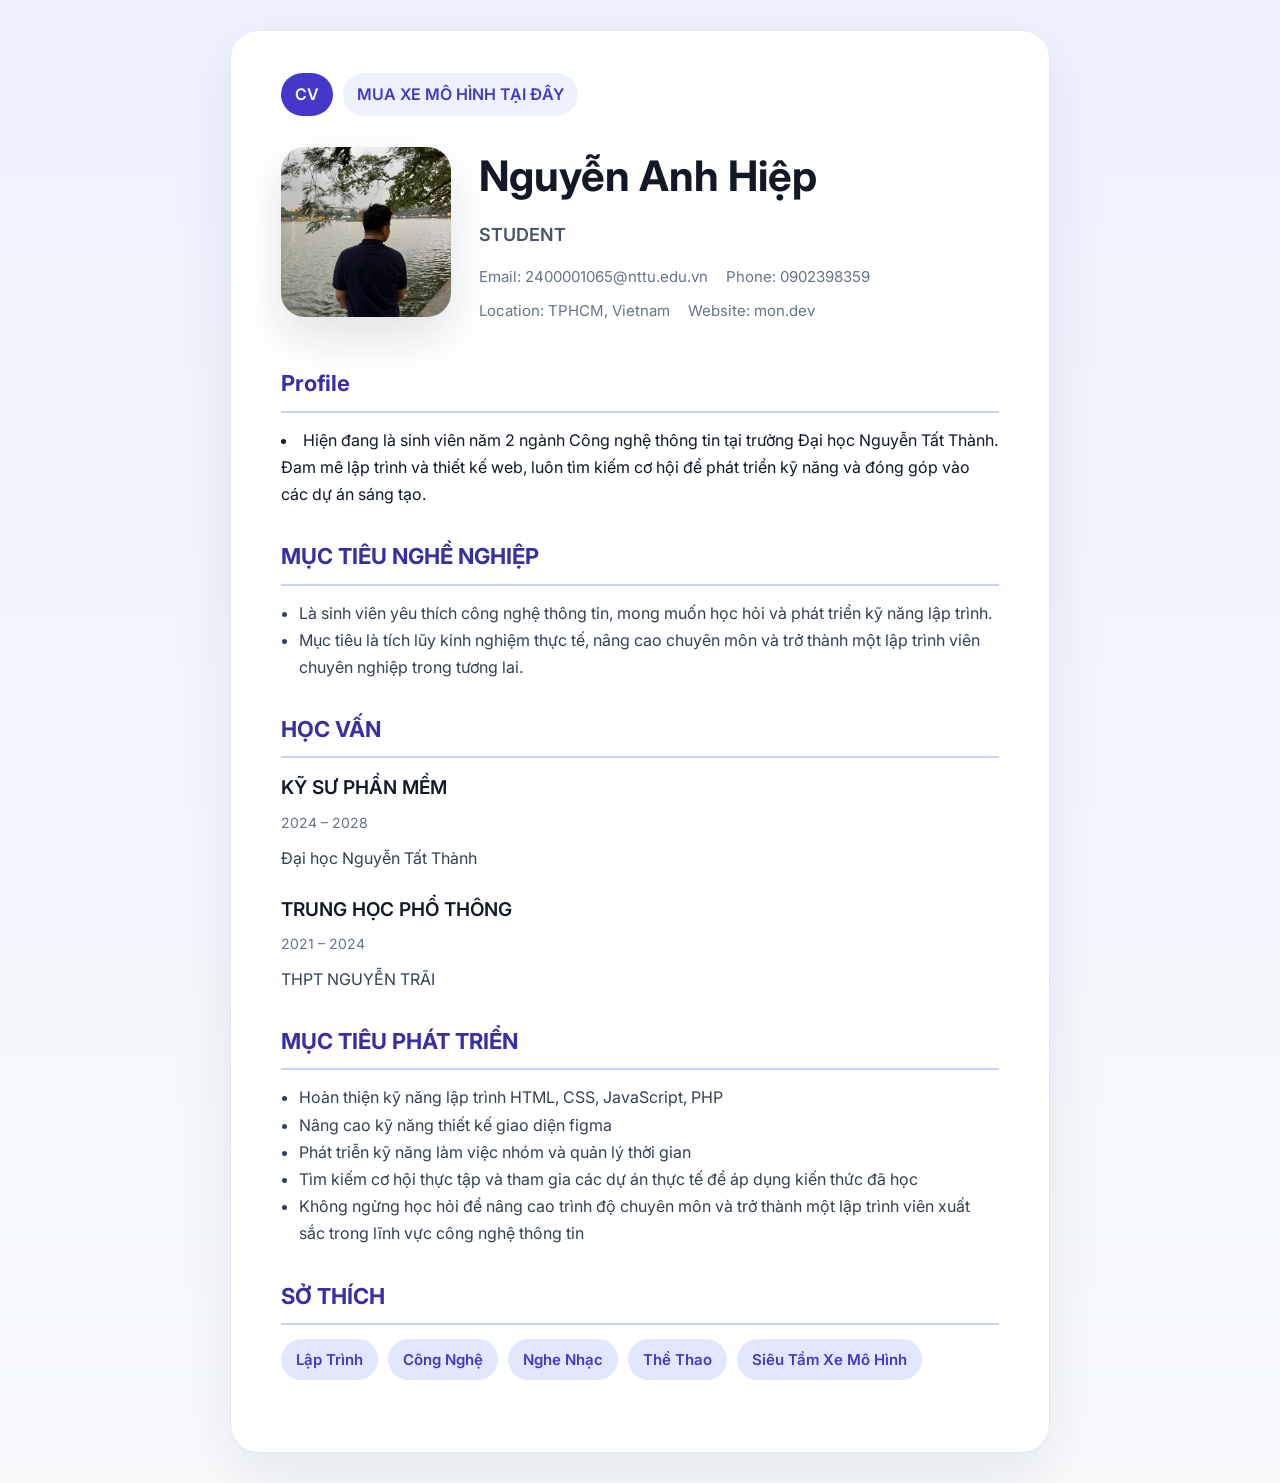
<file: index.html>
<!DOCTYPE html>
<html lang="en">
  <head>
    <meta charset="UTF-8" />
    <meta name="viewport" content="width=device-width, initial-scale=1" />
    <!-- nối file CSS để tạo trang CV -->
    <link rel="stylesheet" href="public/style.css" />
    <title>Resume</title>
  </head>
  <body>
    <!-- Khung bố cục chính của  CV -->
    <div class="resume">
      <!-- Thanh điều hướng giữa các trang trong website -->
      <nav class="page-nav">
        <a href="index.html" class="active">CV</a>
        <a href="muaxe.html">MUA XE MÔ HÌNH TẠI ĐÂY</a>
      </nav>

      <!-- Lưới nội dung chính chứa phần CV -->
      <div class="resume-grid">
        <div class="content">
          <!-- Phần tiêu đề gồm ảnh đại diện và thông tin liên hệ -->
          <header class="header">
            <div class="photo">
              <img src="public/img/avatar.jpg" alt="avatar" />
            </div>
            <div class="header-text">
              <h1>Nguyễn Anh Hiệp</h1>
              <p>STUDENT</p>
              <div class="contact">
                <span>Email: 2400001065@nttu.edu.vn</span>
                <span>Phone: 0902398359</span>
                <span>Location: TPHCM, Vietnam</span>
                <span>Website: mon.dev</span>
              </div>
            </div>
          </header>

          <!-- Phần giới thiệu cá nhân -->
          <section>
            <h2>Profile</h2>
            <p>
              <li>Hiện đang là sinh viên năm 2 ngành Công nghệ thông tin tại trường Đại học Nguyễn Tất Thành. Đam mê lập trình và thiết kế web, luôn tìm kiếm cơ hội để phát triển kỹ năng và đóng góp vào các dự án sáng tạo.</li>
            </p>
          </section>

          <!-- Phần mục tiêu nghề nghiệp -->
          <section>
            <h2>MỤC TIÊU NGHỀ NGHIỆP</h2>
            <div class="item">
              <ul>
                <li> Là sinh viên yêu thích công nghệ thông tin, mong muốn học hỏi và phát triển kỹ năng lập trình. </li>
                <li> Mục tiêu là tích lũy kinh nghiệm thực tế, nâng cao chuyên môn và trở thành một lập trình viên chuyên nghiệp trong tương lai. </li>
              </ul>
            </div>
          </section>

          <!-- Phần trình độ học vấn -->
          <section>
            <h2>HỌC VẤN</h2>
            <div class="item">
              <h3>KỸ SƯ PHẦN MỀM</h3>
              <span class="date">2024 – 2028</span>
              <p>Đại học Nguyễn Tất Thành</p>
            </div>
            <div class="item">
              <h3>TRUNG HỌC PHỔ THÔNG</h3>
              <span class="date">2021 – 2024</span>
              <p>THPT NGUYỄN TRÃI</p>
            </div>
          </section>

          <!-- Phần mục tiêu phát triển -->
          <section>
            <h2>MỤC TIÊU PHÁT TRIỂN</h2>
            <div class="item">
              <ul>
                <li>Hoàn thiện kỹ năng lập trình HTML, CSS, JavaScript, PHP</li>
                <li>Nâng cao kỹ năng thiết kế giao diện figma</li>
                <li>Phát triễn kỹ năng làm việc nhóm và quản lý thời gian</li>
                <li>Tìm kiếm cơ hội thực tập và tham gia các dự án thực tế để áp dụng kiến thức đã học</li>
                <li>Không ngừng học hỏi để nâng cao trình độ chuyên môn và trở thành một lập trình viên xuất sắc trong lĩnh vực công nghệ thông tin</li>
              </ul>
            </div>
          </section>
          
              <!-- Phần kỹ năng -->
          <section class="skills">
            <h2>SỞ THÍCH</h2>
            <ul>
              <li>Lập Trình</li>
              <li>Công Nghệ</li>
              <li>Nghe Nhạc</li>
              <li>Thể Thao</li>
              <li>Siêu Tầm Xe Mô Hình</li>
            </ul>
          </section>
        </div>
      </div>
    </div>
  </body>
</html>
</file>
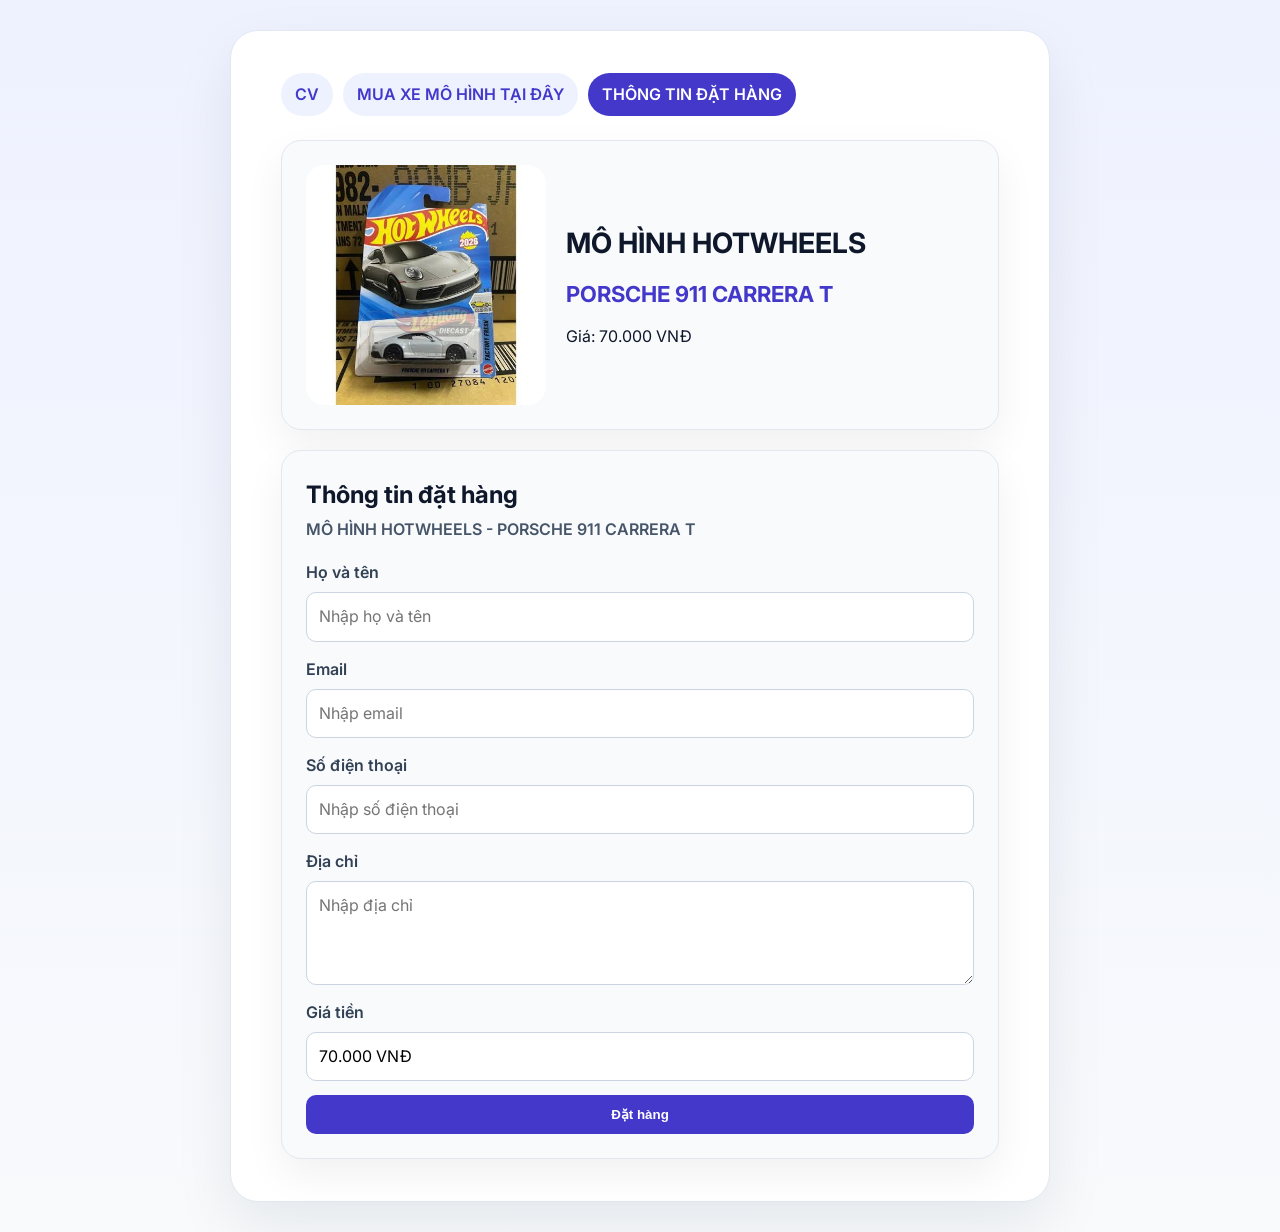
<file: dathang.html>
<!DOCTYPE html>
<html lang="en">

<head>
    <meta charset="UTF-8" />
    <meta name="viewport" content="width=device-width, initial-scale=1" />
    <link rel="stylesheet" href="public/style2.css" />
    <title>THÔNG TIN ĐẶT HÀNG</title>
</head>

<body>
    <!-- Khung chính cho trang đặt hàng -->
    <div class="resume">
        <!-- Thanh điều hướng để chuyển giữa các trang -->
        <nav class="page-nav">
            <a href="index.html">CV</a>
            <a href="muaxe.html">MUA XE MÔ HÌNH TẠI ĐÂY</a>
            <a href="dathang.html" class="active">THÔNG TIN ĐẶT HÀNG</a>
        </nav>

        <!-- Bố cục hiển thị thông tin sản phẩm và form đặt hàng -->
        <div class="product-layout">
            <!-- Thẻ hiển thị chi tiết sản phẩm đang chọn -->
            <div class="product-card">
                <img id="car-image" src="public/img/porsche.jpg" alt="Xe mô hình" />
                <div class="product-details">
                    <h1 id="car-brand">MÔ HÌNH HOTWHEELS</h1>
                    <h2 id="car-name">PORSCHE 911 CARRERA T</h2>
                    <p id="car-price">Giá: 70.000 VNĐ</p>
                </div>
            </div>

            <!-- Thẻ form đặt hàng -->
            <div class="order-card">
                <h2>Thông tin đặt hàng</h2>
                <p class="product-summary" id="product">MÔ HÌNH HOTWHEELS - PORSCHE 911 CARRERA T</p>
                <form class="order-form">
                    <div class="form-row">
                        <label for="fullName">Họ và tên</label>
                        <input type="text" id="fullName" placeholder="Nhập họ và tên" required />
                    </div>
                    <div class="form-row">
                        <label for="email">Email</label>
                        <input type="email" id="email" placeholder="Nhập email" required />
                    </div>
                    <div class="form-row">
                        <label for="phone">Số điện thoại</label>
                        <input type="tel" id="phone" placeholder="Nhập số điện thoại" required />
                    </div>
                    <div class="form-row">
                        <label for="address">Địa chỉ</label>
                        <textarea id="address" rows="3" placeholder="Nhập địa chỉ" required></textarea>
                    </div>
                    <div class="form-row">
                        <label for="price">Giá tiền</label>
                        <input type="text" id="price" readonly />
                    </div>
                    <button type="submit" class="order-button">Đặt hàng</button>
                </form>
            </div>
        </div>
    </div>

    <script>
        // Danh sách các sản phẩm mô hình và thông tin tương ứng
        const cars = {
            porsche: { brand: 'MÔ HÌNH HOTWHEELS', name: 'PORSCHE 911 CARRERA T', price: '70.000 VNĐ', image: 'public/img/porsche.jpg' },
            merc: { brand: 'MÔ HÌNH MINIGT', name: 'MERCEDES BENZ S680', price: '300.000 VNĐ', image: 'public/img/merc.jpg' },
            nissan: { brand: 'MÔ HÌNH KAIDO HOUSE', name: 'NISSAN SKYLINE R34', price: '450.000 VNĐ', image: 'public/img/r34.jpg' },
            mclaren: { brand: 'MÔ HÌNH HOTWHEELS', name: 'MCLAREN W1', price: '70.000 VNĐ', image: 'public/img/mclaren.jpg' },
            r33: { brand: 'MÔ HÌNH KAIDO HOUSE', name: 'NISSAN SKYLINE R33', price: '580.000 VNĐ', image: 'public/img/r33.jpg' },
            bentley: { brand: 'MÔ HÌNH MINIGT', name: 'BENTLEY FLYING SPUR', price: '300.000 VNĐ', image: 'public/img/bentley.jpg' }
        };

        // Lấy tham số car từ URL để xác định sản phẩm được chọn
        const params = new URLSearchParams(window.location.search);
        const key = params.get('car') || 'porsche';
        const selectedCar = cars[key] || cars.porsche;

        // Cập nhật thông tin sản phẩm lên trang
        document.getElementById('car-brand').textContent = selectedCar.brand;
        document.getElementById('car-name').textContent = selectedCar.name;
        document.getElementById('car-price').textContent = `Giá: ${selectedCar.price}`;
        document.getElementById('product').textContent = `${selectedCar.brand} - ${selectedCar.name}`;
        document.getElementById('price').value = selectedCar.price;
        document.getElementById('car-image').src = selectedCar.image;
        document.getElementById('car-image').alt = selectedCar.name;

        // Xử lý khi người dùng submit form đặt hàng
        document.querySelector('.order-form').addEventListener('submit', function (event) {
            event.preventDefault();
            const name = document.getElementById('fullName').value.trim();
            if (!name) {
                alert('Vui lòng nhập họ và tên');
                return;
            }
            alert(`Đặt hàng thành công cho ${name}!`);
        });
    </script>
</body>

</html>
</file>
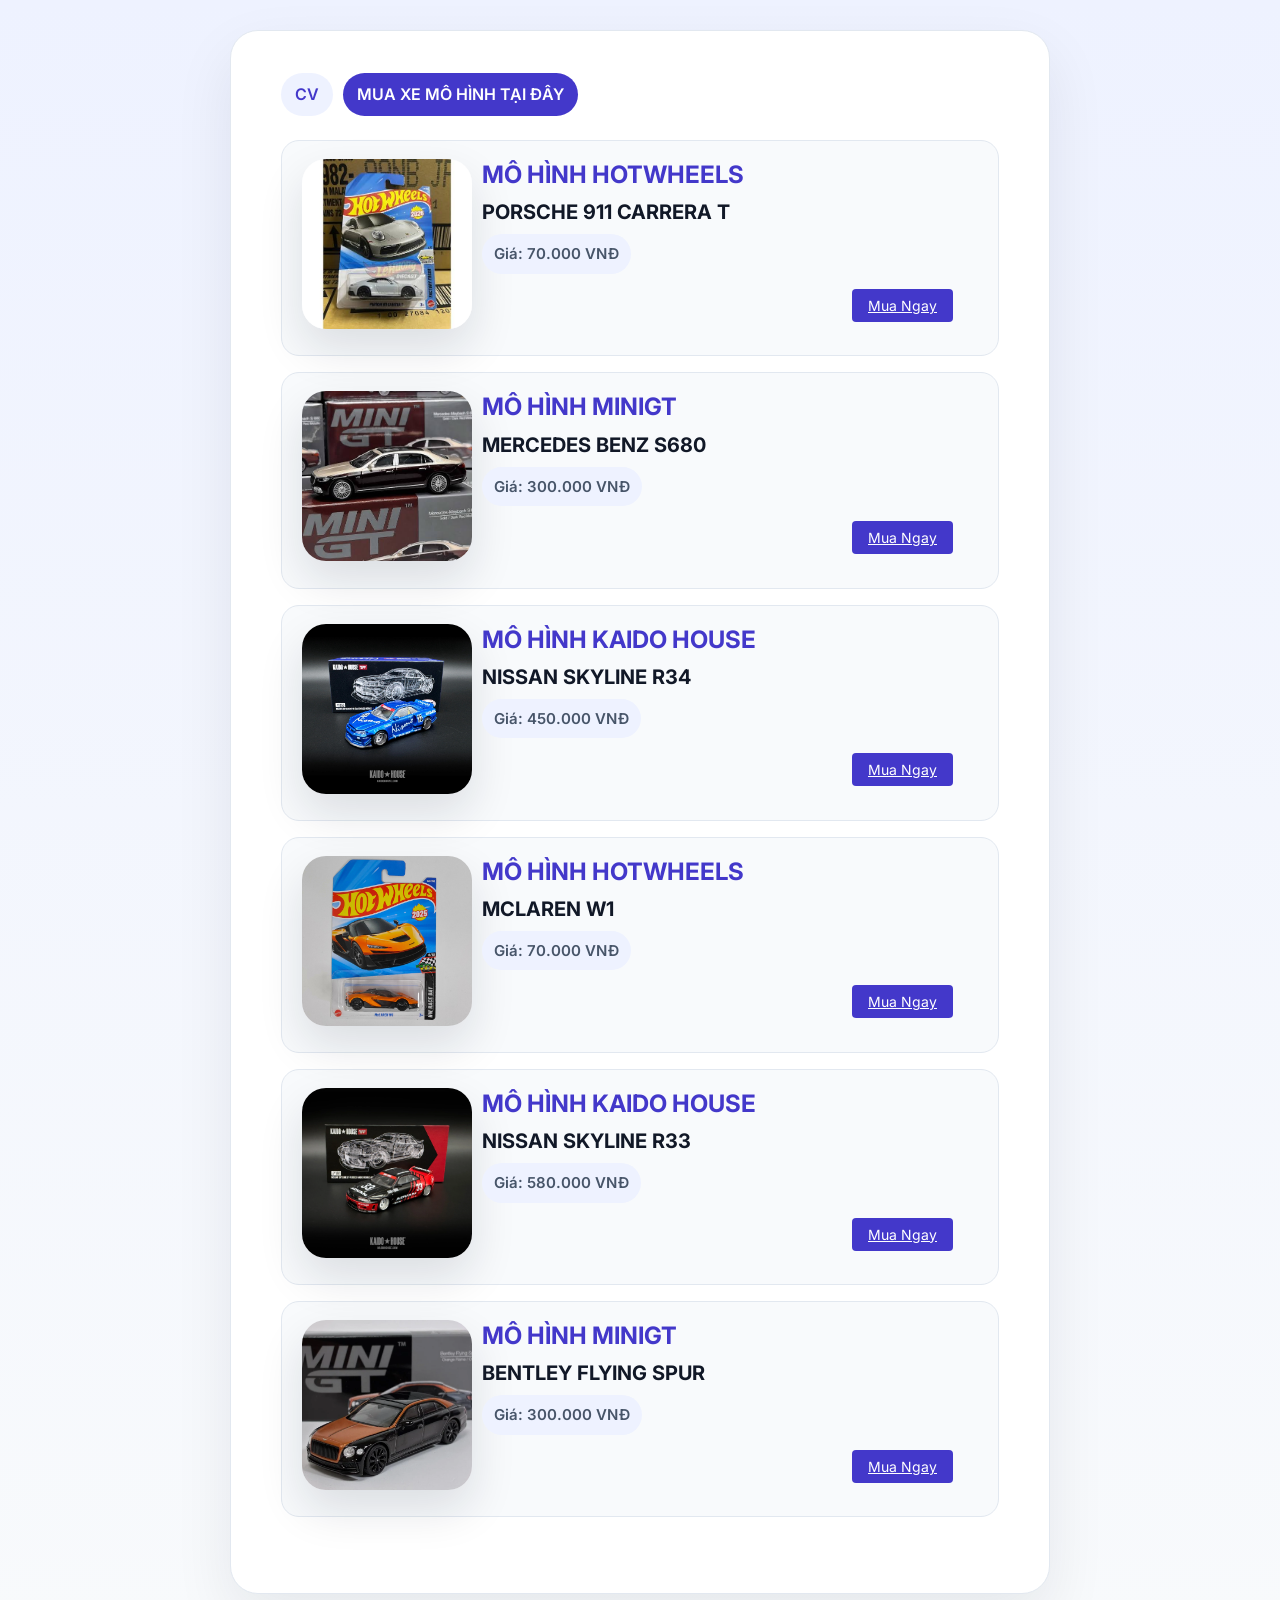
<file: muaxe.html>
<!DOCTYPE html>
<html lang="en">

<head>
    <meta charset="UTF-8" />
    <meta name="viewport" content="width=device-width, initial-scale=1" />
    <!-- Kết nối file CSS riêng cho trang mua xe mô hình -->
    <link rel="stylesheet" href="public/style2.css" />
    <title>Trang Mua Xe Mô Hình</title>
</head>

<body>
    <!-- Khung chính hiển thị các sản phẩm mô hình -->
    <div class="resume">
        <!-- Thanh điều hướng liên kết giữa các trang -->
        <nav class="page-nav">
            <a href="index.html">CV</a>
            <a href="muaxe.html" class="active">MUA XE MÔ HÌNH TẠI ĐÂY</a>
        </nav>
        
        <!-- Bố cục lưới chứa danh sách sản phẩm -->
        <div class="resume-grid">
            <div class="content">
                <header class="header">
                    <!-- Thẻ sản phẩm đầu tiên -->
                    <div class="card">
                        <div class="photo">
                            <img src="public/img/porsche.jpg" alt="Porsche" />
                        </div>
                        <div class="header-text">
                            <h1>MÔ HÌNH HOTWHEELS</h1>
                            <p>PORSCHE 911 CARRERA T</p>
                            <div class="contact">
                                <span>Giá: 70.000 VNĐ</span>
                            </div>
                            <div class="button-container">
                                <a href="dathang.html?car=porsche" class="button">Mua Ngay</a>
                            </div>
                        </div>
                    </div>

                    <!-- Thẻ sản phẩm Mercedes -->
                    <div class="card">
                        <div class="photo">
                            <img src="public/img/merc.jpg" alt="Mercedes" />
                        </div>
                        <div class="header-text">
                            <h1>MÔ HÌNH MINIGT</h1>
                            <p>MERCEDES BENZ S680</p>
                            <div class="contact">
                                <span>Giá: 300.000 VNĐ</span>
                            </div>
                            <div class="button-container">
                                <a href="dathang.html?car=merc" class="button">Mua Ngay</a>
                            </div>
                        </div>
                    </div>

                    <!-- Thẻ sản phẩm Nissan R34 -->
                    <div class="card">
                        <div class="photo">
                            <img src="public/img/r34.jpg" alt="nissan" />
                        </div>
                        <div class="header-text">
                            <h1>MÔ HÌNH KAIDO HOUSE</h1>
                            <p>NISSAN SKYLINE R34</p>
                            <div class="contact">
                                <span>Giá: 450.000 VNĐ</span>
                            </div>
                            <div class="button-container">
                                <a href="dathang.html?car=nissan" class="button">Mua Ngay</a>
                            </div>
                        </div>
                    </div>

                    <!-- Thẻ sản phẩm Mclaren -->
                    <div class="card">
                        <div class="photo">
                            <img src="public/img/mclaren.jpg" alt="Mclaren" />
                        </div>
                        <div class="header-text">
                            <h1>MÔ HÌNH HOTWHEELS</h1>
                            <p>MCLAREN W1</p>
                            <div class="contact">
                                <span>Giá: 70.000 VNĐ</span>
                            </div>
                            <div class="button-container">
                                <a href="dathang.html?car=mclaren" class="button">Mua Ngay</a>
                            </div>
                        </div>
                    </div>

                    <!-- Thẻ sản phẩm Nissan R33 -->
                    <div class="card">
                        <div class="photo">
                            <img src="public/img/r33.jpg" alt="Nissan Skyline R33" />
                        </div>
                        <div class="header-text">
                            <h1>MÔ HÌNH KAIDO HOUSE</h1>
                            <p>NISSAN SKYLINE R33</p>
                            <div class="contact">
                                <span>Giá: 580.000 VNĐ</span>
                            </div>
                            <div class="button-container">
                                <a href="dathang.html?car=r33" class="button">Mua Ngay</a>
                            </div>
                        </div>
                    </div>

                    <!-- Thẻ sản phẩm Bentley -->
                    <div class="card">
                        <div class="photo">
                            <img src="public/img/bentley.jpg" alt="Bentley" />
                        </div>
                        <div class="header-text">
                            <h1>MÔ HÌNH MINIGT</h1>
                            <p>BENTLEY FLYING SPUR</p>
                            <div class="contact">
                                <span>Giá: 300.000 VNĐ</span>
                            </div>
                            <div class="button-container">
                                <a href="dathang.html?car=bentley" class="button">Mua Ngay</a>
                            </div>
                        </div>
                    </div>
                </header>
            </div>
        </div>
    </div>
</body>

</html>
</file>
<file: public/style.css>
@import url("https://fonts.googleapis.com/css2?family=Inter:wght@400;600;700&display=swap");

/* Thiết lập cơ bản cho toàn bộ trang */
* {
  margin: 0;
  padding: 0;
  box-sizing: border-box;
}

body {
  min-height: 100vh;
  background: linear-gradient(180deg, #eef2ff 0%, #f8fafc 100%);
  font-family: "Inter", sans-serif;
  line-height: 1.7;
  color: #0f172a;
  display: flex;
  align-items: center;
  justify-content: center;
  padding: 30px;
}

/* Khung chính của trang CV */

.resume {
  background: #ffffff;
  max-width: 820px;
  width: 100%;
  padding: 42px 50px;
  border: 1px solid #e2e8f0;
  border-radius: 28px;
  box-shadow: 0 24px 60px rgba(15, 23, 42, 0.08);
}

/* Header chứa ảnh và giới thiệu cá nhân */
header {
  display: flex;
  align-items: center;
  gap: 28px;
  margin-bottom: 34px;
  text-align: left;
}

/* Thanh điều hướng phía trên */
.page-nav {
  display: flex;
  gap: 10px;
  margin-bottom: 24px;
  flex-wrap: wrap;
}

/* Kiểu cho liên kết điều hướng */
.page-nav a {
  text-decoration: none;
  color: #4338ca;
  background: #eef2ff;
  padding: 8px 14px;
  border-radius: 999px;
  font-weight: 600;
  transition: all 0.2s ease;
}

/* Hiệu ứng khi rê chuột hoặc nút đang được chọn */
.page-nav a:hover,
.page-nav a.active {
  background: #4338ca;
  color: #fff;
}

/* Kiểu thẻ thông tin phụ (nếu dùng thêm) */
.info-card {
  background: #f8fafc;
  border: 1px solid #e2e8f0;
  border-radius: 18px;
  padding: 18px 20px;
  margin-bottom: 16px;
}

/* Kiểu cho ảnh avatar trong phần header */
.photo img {
  width: 170px;
  height: 170px;
  border-radius: 24px;
  object-fit: cover;
  box-shadow: 0 20px 45px rgba(15, 23, 42, 0.12);
}

/* Kiểu cho tên ứng viên */
.header-text h1 {
  font-size: 42px;
  margin-bottom: 8px;
  color: #111827;
  font-weight: 700;
}

/* Kiểu cho chức danh hoặc thông tin ngắn */
.header-text p {
  font-size: 18px;
  color: #475569;
  margin-bottom: 14px;
  font-weight: 600;
}

/* Kiểu cho khung thông tin liên hệ */
.contact {
  font-size: 15px;
  color: #64748b;
}

/* Hiển thị các mục liên hệ cách nhau */
.contact span {
  display: inline-block;
  margin: 0 14px 8px 0;
}

/* Khoảng cách giữa các section */
section {
  margin-bottom: 30px;
}

/* Tiêu đề section với đường kẻ dưới */
section h2 {
  font-size: 22px;
  color: #3730a3;
  border-bottom: 2px solid #c7d2fe;
  margin-bottom: 14px;
  padding-bottom: 8px;
}

/* Mỗi mục nội dung trong phần kinh nghiệm hoặc học vấn */
.item {
  margin-bottom: 22px;
}

/* Tiêu đề phần con trong các mục kinh nghiệm hoặc học vấn */
.item h3 {
  font-size: 19px;
  color: #111827;
  margin-bottom: 6px;
  font-weight: 600;
}

/* Kiểu ngày tháng hoặc thời gian */
.item .date {
  font-size: 14px;
  color: #64748b;
  display: block;
  margin-bottom: 10px;
}

/* Kiểu chữ chung cho đoạn văn và danh sách */
.item p,
.item li {
  color: #334155;
}

/* Kiểu danh sách các nhiệm vụ và mô tả */
.item ul {
  margin-top: 8px;
  padding-left: 18px;
  color: #334155;
}

/* Hiển thị rõ các kỹ năng dưới dạng thẻ */
.skills ul {
  list-style: none;
  display: flex;
  flex-wrap: wrap;
  gap: 10px;
}

/* Kiểu từng thẻ kỹ năng */
.skills li {
  background: #e0e7ff;
  border-radius: 999px;
  padding: 8px 15px;
  font-size: 15px;
  color: #4338ca;
  font-weight: 600;
}

/* Bố cục lưới chính của nội dung CV */
.resume-grid {
  display: flex;
  align-items: flex-start;
  gap: 30px;
}

/* Phần nội dung chiếm toàn bộ không gian còn lại */
.content {
  flex: 1;
}

/* Cài đặt cho màn hình nhỏ */
@media (max-width: 720px) {
  .resume {
    padding: 30px 24px;
  }

  header {
    flex-direction: column;
    align-items: flex-start;
  }

  .photo img {
    width: 140px;
    height: 140px;
  }

  .contact span {
    display: block;
    margin-right: 0;
  }
}

/* Kiểu in ấn: bỏ nền và hiệu ứng bóng */
@media print {
  body {
    background: none;
    padding: 0;
  }

  .resume {
    box-shadow: none;
    margin: 0;
    padding: 0;
    border: none;
  }

  header {
    page-break-inside: avoid;
  }
}
</file>
<file: public/style2.css>
@import url("https://fonts.googleapis.com/css2?family=Inter:wght@400;600;700&display=swap");

/* Thiết lập cơ bản - reset margin/padding và box sizing */
* {
  margin: 0;
  padding: 0;
  box-sizing: border-box;
}

/* Bố cục chính cho trang mua xe mô hình */
body {
  min-height: 100vh;
  background: linear-gradient(180deg, #eef2ff 0%, #f8fafc 100%);
  font-family: "Inter", sans-serif;
  line-height: 1.7;
  color: #0f172a;
  display: flex;
  align-items: center;
  justify-content: center;
  padding: 30px;
}

.resume {
  background: #ffffff;
  max-width: 820px;
  width: 100%;
  padding: 42px 50px;
  border: 1px solid #e2e8f0;
  border-radius: 28px;
  box-shadow: 0 24px 60px rgba(15, 23, 42, 0.08);
}

/* Header chính chứa các card sản phẩm */
header {
  display: block;
  align-items: center;
  gap: 28px;
  margin-bottom: 34px;
  text-align: left;
}

.page-nav {
  display: flex;
  gap: 10px;
  margin-bottom: 24px;
  flex-wrap: wrap;
}

/* Liên kết điều hướng ở đầu trang */
.page-nav a {
  text-decoration: none;
  color: #4338ca;
  background: #eef2ff;
  padding: 8px 14px;
  border-radius: 999px;
  font-weight: 600;
  transition: all 0.2s ease;
}

/* Hiệu ứng hover và trạng thái active cho navigation */
.page-nav a:hover,
.page-nav a.active {
  background: #4338ca;
  color: #fff;
}

/* Thẻ phụ, chưa sử dụng trong trang nhưng có thể dùng thêm */
.info-card {
  background: #f8fafc;
  border: 1px solid #e2e8f0;
  border-radius: 18px;
  padding: 18px 20px;
  margin-bottom: 16px;
}

/* Kiểu cho ảnh sản phẩm trong card */
.photo img {
  width: 170px;
  height: 170px;
  border-radius: 24px;
  object-fit: cover;
  box-shadow: 0 20px 45px rgba(15, 23, 42, 0.12);
}

/* Khung chứa tiêu đề và thông tin sản phẩm */
.header-text {
  display: flex;
  flex-direction: column;
  gap: 8px;
  flex: 1;
  padding-left: 5px;
  margin-left: 5px;
}

/* Tên thương hiệu sản phẩm */
.header-text h1 {
  font-size: 24px;
  margin-bottom: 0;
  color: #4338ca;
  font-weight: 700;
  line-height: 1.3;
}

/* Tên xe mô hình */
.header-text p {
  font-size: 20px;
  color: #111827;
  margin-bottom: 0;
  font-weight: 700;
  line-height: 1.4;
}

/* Khung hiển thị giá sản phẩm */
.contact {
  font-size: 15px;
  color: #475569;
  font-weight: 600;
}

/* Nút giá hiển thị dạng nhãn */
.contact span {
  display: inline-block;
  margin: 0;
  padding: 7px 12px;
  border-radius: 999px;
  background: #eef2ff;
}

section {
  margin-bottom: 30px;
}

section h2 {
  font-size: 22px;
  color: #3730a3;
  border-bottom: 2px solid #c7d2fe;
  margin-bottom: 14px;
  padding-bottom: 8px;
}

.item {
  margin-bottom: 22px;
}

.item h3 {
  font-size: 19px;
  color: #111827;
  margin-bottom: 6px;
  font-weight: 600;
}

.item .date {
  font-size: 14px;
  color: #64748b;
  display: block;
  margin-bottom: 10px;
}

.item p,
.item li {
  color: #334155;
}

.item ul {
  margin-top: 8px;
  padding-left: 18px;
  color: #334155;
}

.skills ul {
  list-style: none;
  display: flex;
  flex-wrap: wrap;
  gap: 10px;
}

.skills li {
  background: #e0e7ff;
  border-radius: 999px;
  padding: 8px 15px;
  font-size: 15px;
  color: #4338ca;
  font-weight: 600;
}

.resume-grid {
  display: flex;
  align-items: flex-start;
  gap: 30px;
}

.content {
  flex: 1;
}

.card{
 display: flex;
background: #f8fafc;
  border: 1px solid #e2e8f0;
  border-radius: 18px;
  padding: 18px 20px;
  margin-bottom: 16px;
}

 .button {
  background-color: #4338ca;
  color: white;
  border: none;
  padding: 8px 16px;
  border-radius: 4px;
  cursor: pointer;
  font-size: 14px;
}
.button-container {
  padding-top: 10px;
  padding-left: 370px;
}

.photo1 img{
    
  width: 718px;
  height: 718px;
  border-radius: 24px;
  object-fit: cover;
  box-shadow: 0 20px 45px rgba(15, 23, 42, 0.12);
}

/* Bố cục phần sản phẩm và form đặt hàng */
.product-layout {
  display: grid;
  gap: 20px;
}

/* Kiểu chung cho thẻ sản phẩm và thẻ đặt hàng */
.product-card,
.order-card {
  background: #f8fafc;
  border: 1px solid #e2e8f0;
  border-radius: 20px;
  padding: 24px;
  box-shadow: 0 16px 40px rgba(15, 23, 42, 0.06);
}

/* Thẻ sản phẩm hiển thị chi tiết */
.product-card {
  display: flex;
  gap: 20px;
  align-items: center;
}

/* Kiểu ảnh sản phẩm trong thẻ */
.product-card img {
  width: 240px;
  height: 240px;
  object-fit: cover;
  border-radius: 18px;
}

.product-details h1 {
  font-size: 28px;
  margin-bottom: 8px;
}

.product-details h2 {
  font-size: 22px;
  color: #4338ca;
  margin-bottom: 10px;
}

.product-summary {
  color: #475569;
  margin-bottom: 16px;
  font-weight: 600;
}

.order-form {
  display: grid;
  gap: 14px;
}

.form-row {
  display: grid;
  gap: 6px;
}

/* Nhãn cho mỗi dòng input */
.form-row label {
  font-weight: 600;
  color: #334155;
}

/* Kiểu chung cho input và textarea */
.form-row input,
.form-row textarea {
  border: 1px solid #cbd5e1;
  border-radius: 10px;
  padding: 10px 12px;
  font: inherit;
}

/* Nút gửi đơn đặt hàng */
.order-button {
  border: none;
  background: #4338ca;
  color: #fff;
  padding: 12px 16px;
  border-radius: 10px;
  cursor: pointer;
  font-weight: 700;
  width: 100%;
}

/* Hiệu ứng khi rê chuột lên nút đặt hàng */
.order-button:hover {
  background: #3730a3;
}

/* Giao diện responsive dành cho màn hình nhỏ */
@media (max-width: 720px) {
  .resume {
    padding: 30px 24px;
  }

  header {
    flex-direction: column;
    align-items: flex-start;
  }

  .product-card {
    flex-direction: column;
    align-items: flex-start;
  }

  .product-card img {
    width: 100%;
    height: auto;
  }

  .contact span {
    display: block;
    margin-right: 0;
  }
}

/* Kiểu in ấn để bỏ nền và bóng */
@media print {
  body {
    background: none;
    padding: 0;
  }

  .resume {
    box-shadow: none;
    margin: 0;
    padding: 0;
    border: none;
  }

  header {
    page-break-inside: avoid;
  }
}


@media print {
  body {
    background: none;
    padding: 0;
  }

  .resume {
    box-shadow: none;
    margin: 0;
    padding: 0;
    border: none;
  }

  header {
    page-break-inside: avoid;
  }


}
</file>
